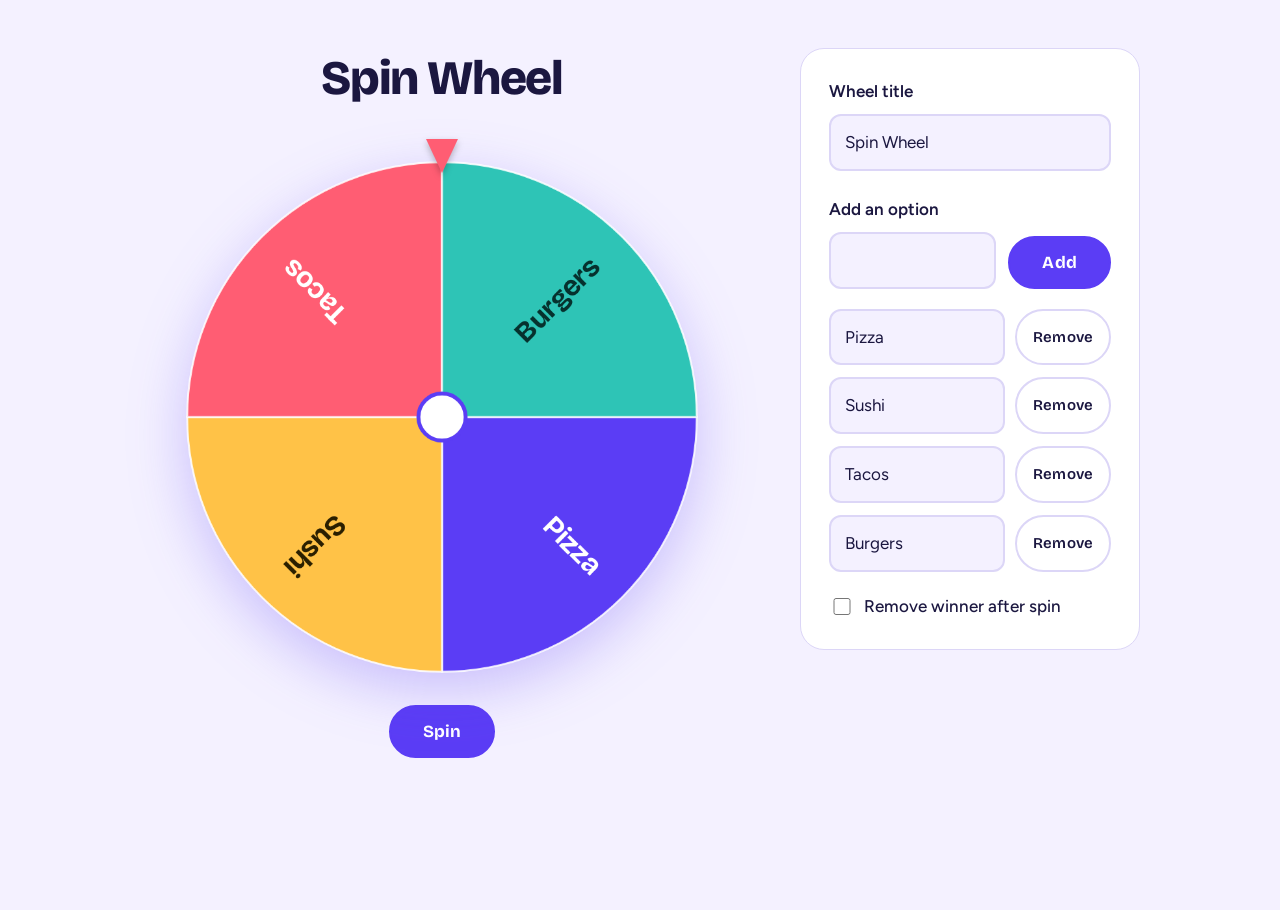
<file: index.html>
<!doctype html>
<html lang="en">
<head>
<meta charset="utf-8">
<meta name="viewport" content="width=device-width, initial-scale=1">
<title>Spin Wheel</title>
<link rel="preconnect" href="https://fonts.googleapis.com">
<link rel="preconnect" href="https://fonts.gstatic.com" crossorigin>
<link rel="stylesheet" href="https://fonts.googleapis.com/css2?family=Bricolage+Grotesque:opsz,wght@12..96,600;12..96,700;12..96,800&family=Figtree:wght@400;500;600&display=swap">
<link rel="stylesheet" href="style.css">
</head>
<body>
<main class="split">
  <section class="center" aria-label="Wheel">
    <h1><input id="wheel-title" class="title-input" type="text" value="Spin Wheel" maxlength="60" aria-label="Wheel title" autocomplete="off"></h1>
    <div class="stage">
      <canvas id="wheel" width="800" height="800" role="img" aria-label="Spinning wheel with your options"></canvas>
      <div class="pointer" aria-hidden="true"></div>
    </div>
    <button id="spin" type="button">Spin</button>
    <p id="result" class="result" role="status" aria-live="polite"></p>
  </section>
  <section aria-label="Options">
    <div class="field">
      <label for="title">Wheel title</label>
      <input id="title" type="text" value="Spin Wheel" maxlength="60" autocomplete="off">
    </div>
    <form id="add-form" class="row">
      <div style="flex:1">
        <label for="new-option">Add an option</label>
        <input id="new-option" type="text" maxlength="40" autocomplete="off">
      </div>
      <button type="submit" style="align-self:flex-end">Add</button>
    </form>
    <ul id="options" class="options"></ul>
    <div class="row">
      <label class="check">
        <input id="remove-winner" type="checkbox"> Remove winner after spin
      </label>
    </div>
    <p id="error" class="muted" role="alert"></p>
  </section>
</main>
<script src="wheel.js"></script>
<script src="flash.js"></script>
<script src="app.js"></script>
</body>
</html>
</file>
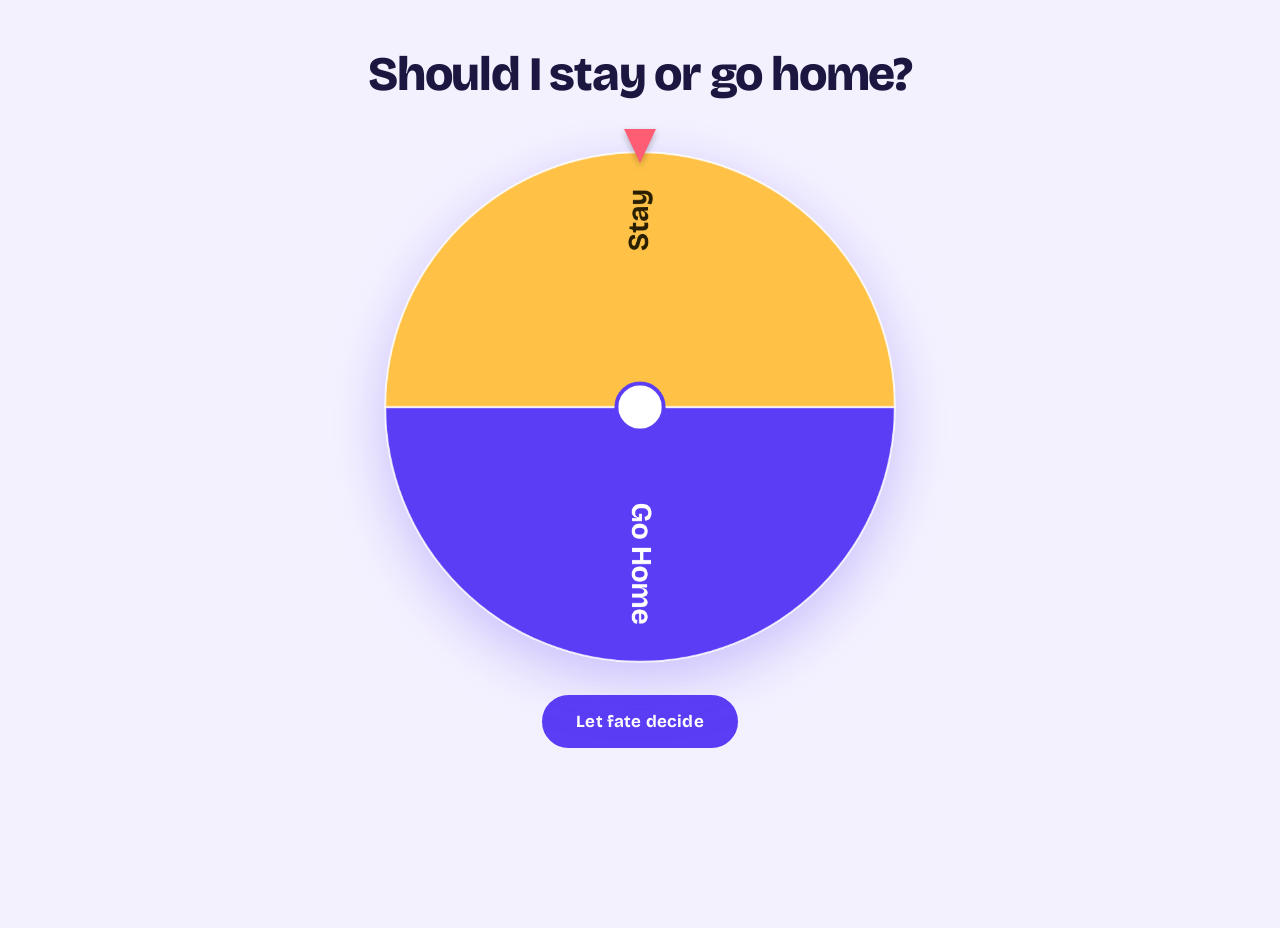
<file: stay-or-go/index.html>
<!doctype html>
<html lang="en">
<head>
<meta charset="utf-8">
<meta name="viewport" content="width=device-width, initial-scale=1">
<title>Stay Put</title>
<link rel="preconnect" href="https://fonts.googleapis.com">
<link rel="preconnect" href="https://fonts.gstatic.com" crossorigin>
<link rel="stylesheet" href="https://fonts.googleapis.com/css2?family=Bricolage+Grotesque:opsz,wght@12..96,600;12..96,700;12..96,800&family=Figtree:wght@400;500;600&display=swap">
<link rel="stylesheet" href="../style.css">
</head>
<body>
<main>
  <section class="center" aria-label="Wheel">
    <h1>Should I stay or go home?</h1>
    <div class="stage">
      <canvas id="wheel" width="800" height="800" role="img" aria-label="Wheel with two options: Go Home and Stay"></canvas>
      <div class="pointer" aria-hidden="true"></div>
    </div>
    <button id="spin" type="button">Let fate decide</button>
    <p id="result" class="result" role="status" aria-live="polite"></p>
    <p id="aside" class="muted" role="status" aria-live="polite"></p>
  </section>
</main>
<script src="../wheel.js"></script>
<script src="../flash.js"></script>
<script src="stay.js"></script>
</body>
</html>
</file>
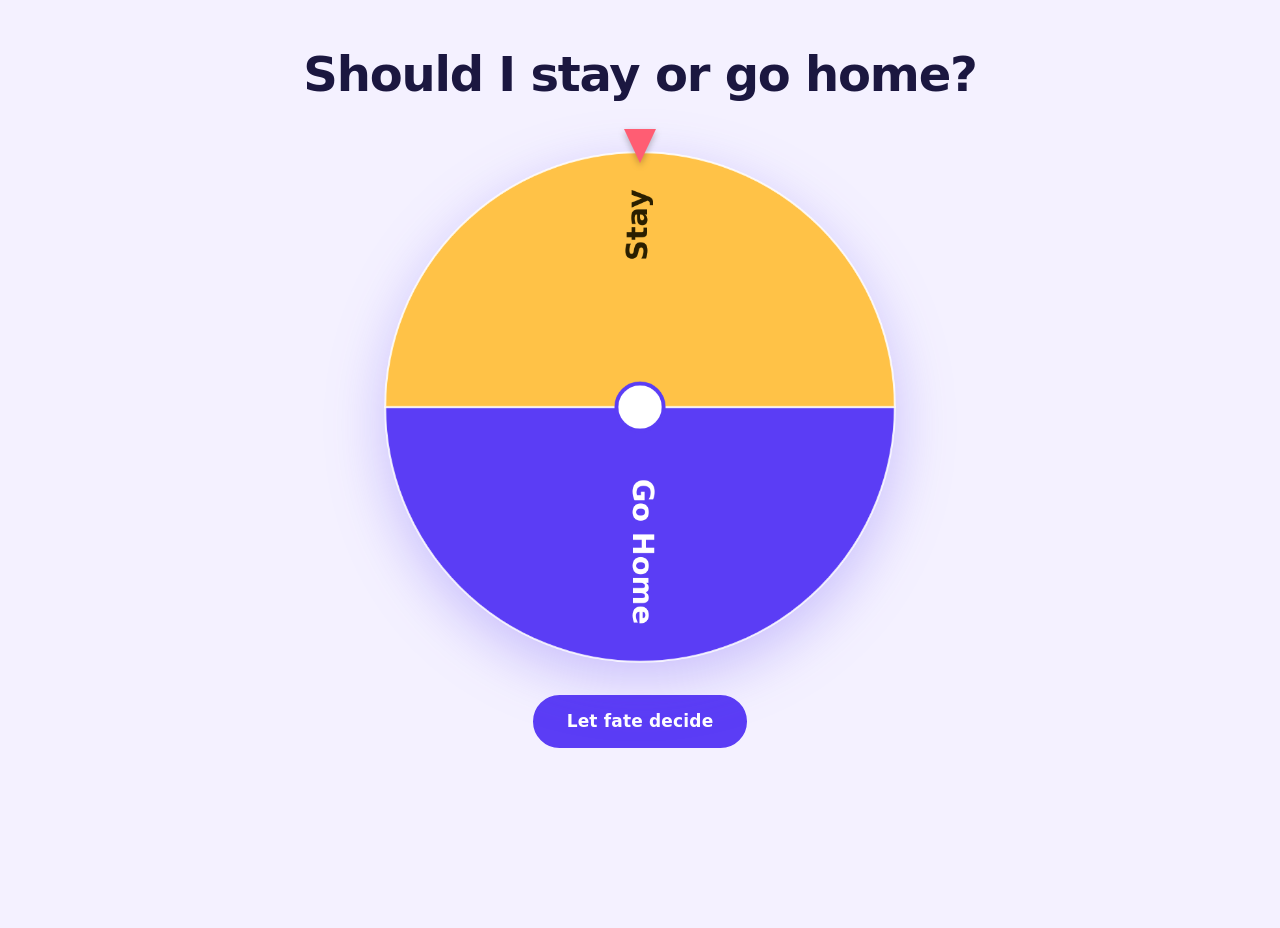
<file: stay-put/index.html>
<!doctype html>
<html lang="en">
<head>
<meta charset="utf-8">
<meta name="viewport" content="width=device-width, initial-scale=1">
<title>Stay Put</title>
<link rel="stylesheet" href="../style.css">
</head>
<body>
<main>
  <section class="center" aria-label="Wheel">
    <h1>Should I stay or go home?</h1>
    <div class="stage">
      <canvas id="wheel" width="800" height="800" role="img" aria-label="Wheel with two options: Go Home and Stay"></canvas>
      <div class="pointer" aria-hidden="true"></div>
    </div>
    <button id="spin" type="button">Let fate decide</button>
    <p id="result" class="result" role="status" aria-live="polite"></p>
    <p id="aside" class="muted" role="status" aria-live="polite"></p>
  </section>
</main>
<script src="../wheel.js"></script>
<script src="stay.js"></script>
</body>
</html>
</file>
<file: style.css>
:root {
  --bg: #f4f1ff;
  --surface: #ffffff;
  --fg: #1b1740;
  --muted: #5d5a82;
  --accent: #5b3df5;
  --accent-fg: #ffffff;
  --border: #dcd6f7;
  --focus: #ff5d73;
  --display: "Bricolage Grotesque", system-ui, sans-serif;
  --body: "Figtree", system-ui, sans-serif;
}
@media (prefers-color-scheme: dark) {
  :root {
    --bg: #14112e;
    --surface: #1e1a45;
    --fg: #f2f0ff;
    --muted: #aaa5d8;
    --accent: #9a8bff;
    --accent-fg: #14112e;
    --border: #342f66;
    --focus: #ffc247;
  }
}
* { box-sizing: border-box; }
body {
  margin: 0;
  background: var(--bg);
  color: var(--fg);
  font: 400 1.0625rem/1.7 var(--body);
  -webkit-font-smoothing: antialiased;
}
main { max-width: 1040px; margin: 0 auto; padding: 48px 20px 72px; display: grid; gap: 48px; }
@media (min-width: 800px) { main.split { grid-template-columns: 1fr 340px; align-items: start; gap: 56px; } }
h1 {
  margin: 0;
  font: 800 clamp(2rem, 5vw, 3rem)/1.1 var(--display);
  letter-spacing: -0.025em;
  text-wrap: balance;
}
.center { text-align: center; display: grid; gap: 28px; justify-items: center; }
.stage { position: relative; width: 100%; max-width: 520px; margin: 0 auto; padding-top: 18px; }
.stage canvas { width: 100%; height: auto; display: block; filter: drop-shadow(0 18px 28px rgba(91, 61, 245, 0.28)); }
.pointer {
  position: absolute; top: 0; left: 50%; transform: translateX(-50%);
  width: 0; height: 0;
  border-left: 16px solid transparent; border-right: 16px solid transparent;
  border-top: 34px solid var(--focus);
  filter: drop-shadow(0 3px 3px rgba(0, 0, 0, 0.25));
}
button {
  font: 700 1.0625rem/1 var(--display);
  letter-spacing: 0.01em;
  padding: 16px 32px;
  border-radius: 999px;
  border: 2px solid var(--accent);
  background: var(--accent);
  color: var(--accent-fg);
  cursor: pointer;
  transition: transform 0.12s ease;
}
button:hover:not(:disabled) { transform: translateY(-1px); }
button:active:not(:disabled) { transform: translateY(1px); }
button.secondary {
  background: transparent; color: var(--fg); border-color: var(--border);
  padding: 10px 16px; font-size: 0.9375rem; font-weight: 600;
}
button:disabled { opacity: 0.5; cursor: not-allowed; }
:focus-visible { outline: 3px solid var(--focus); outline-offset: 3px; }
label { display: block; font-weight: 600; margin-bottom: 8px; }
input[type=text] {
  width: 100%; font: inherit; padding: 12px 14px; border-radius: 12px;
  border: 2px solid var(--border); background: var(--bg); color: var(--fg);
}
input[type=checkbox] { width: 1.1rem; height: 1.1rem; accent-color: var(--accent); }
section[aria-label="Options"] {
  background: var(--surface); border: 1px solid var(--border);
  border-radius: 24px; padding: 28px;
}
ul.options { list-style: none; padding: 0; margin: 20px 0; display: grid; gap: 12px; }
ul.options li { display: flex; gap: 10px; }
.row { display: flex; gap: 12px; flex-wrap: wrap; }
.row label.check { display: flex; gap: 10px; align-items: center; font-weight: 500; margin: 0; }
.result { font: 800 clamp(1.75rem, 5vw, 2.5rem)/1.2 var(--display); letter-spacing: -0.02em; min-height: 1.3em; margin: 0; }
.muted { color: var(--muted); font-size: 1rem; margin: 0; }
a { color: var(--accent); }
@media (prefers-reduced-motion: reduce) { button { transition: none; } }

/* Result flash: dimmed, blurred backdrop; text centred on the wheel */
.flash {
  position: fixed; inset: 0; z-index: 10;
  background: color-mix(in srgb, var(--bg) 85%, transparent);
  -webkit-backdrop-filter: blur(6px); backdrop-filter: blur(6px);
  pointer-events: none;
  opacity: 0; visibility: hidden;
  transition: opacity 0.7s ease, visibility 0s linear 0.7s;
}
.flash.show { opacity: 1; visibility: visible; transition: opacity 0.25s ease; }
.flash-text {
  position: absolute; left: 50%; top: 50%;       /* JS moves this to the wheel centre */
  margin: 0; width: max-content; max-width: calc(100vw - 48px);
  font: 800 clamp(3rem, 18vw, 8rem)/1.05 var(--display);
  letter-spacing: -0.03em; text-align: center;
  overflow-wrap: anywhere; text-wrap: balance;
  transform: translate(-50%, -50%) scale(0.92);
  transition: transform 0.7s ease;
}
.flash.show .flash-text { transform: translate(-50%, -50%) scale(1); transition: transform 0.35s cubic-bezier(0.2, 0.9, 0.3, 1.2); }
@media (prefers-reduced-motion: reduce) {
  .flash, .flash.show, .flash-text, .flash.show .flash-text { transition: none; }
}

.field { margin-bottom: 24px; }

/* Heading that doubles as an editable title */
.center h1 { width: 100%; }
h1 .title-input {
  width: 100%; max-width: 100%;
  font: inherit; letter-spacing: inherit; color: inherit; text-align: center;
  background: transparent; border: 0; border-bottom: 2px dashed transparent;
  border-radius: 8px; padding: 4px 8px;
  text-overflow: ellipsis;
}
h1 .title-input:hover { border-bottom-color: var(--border); }
h1 .title-input:focus-visible { border-bottom-color: transparent; }
</file>
